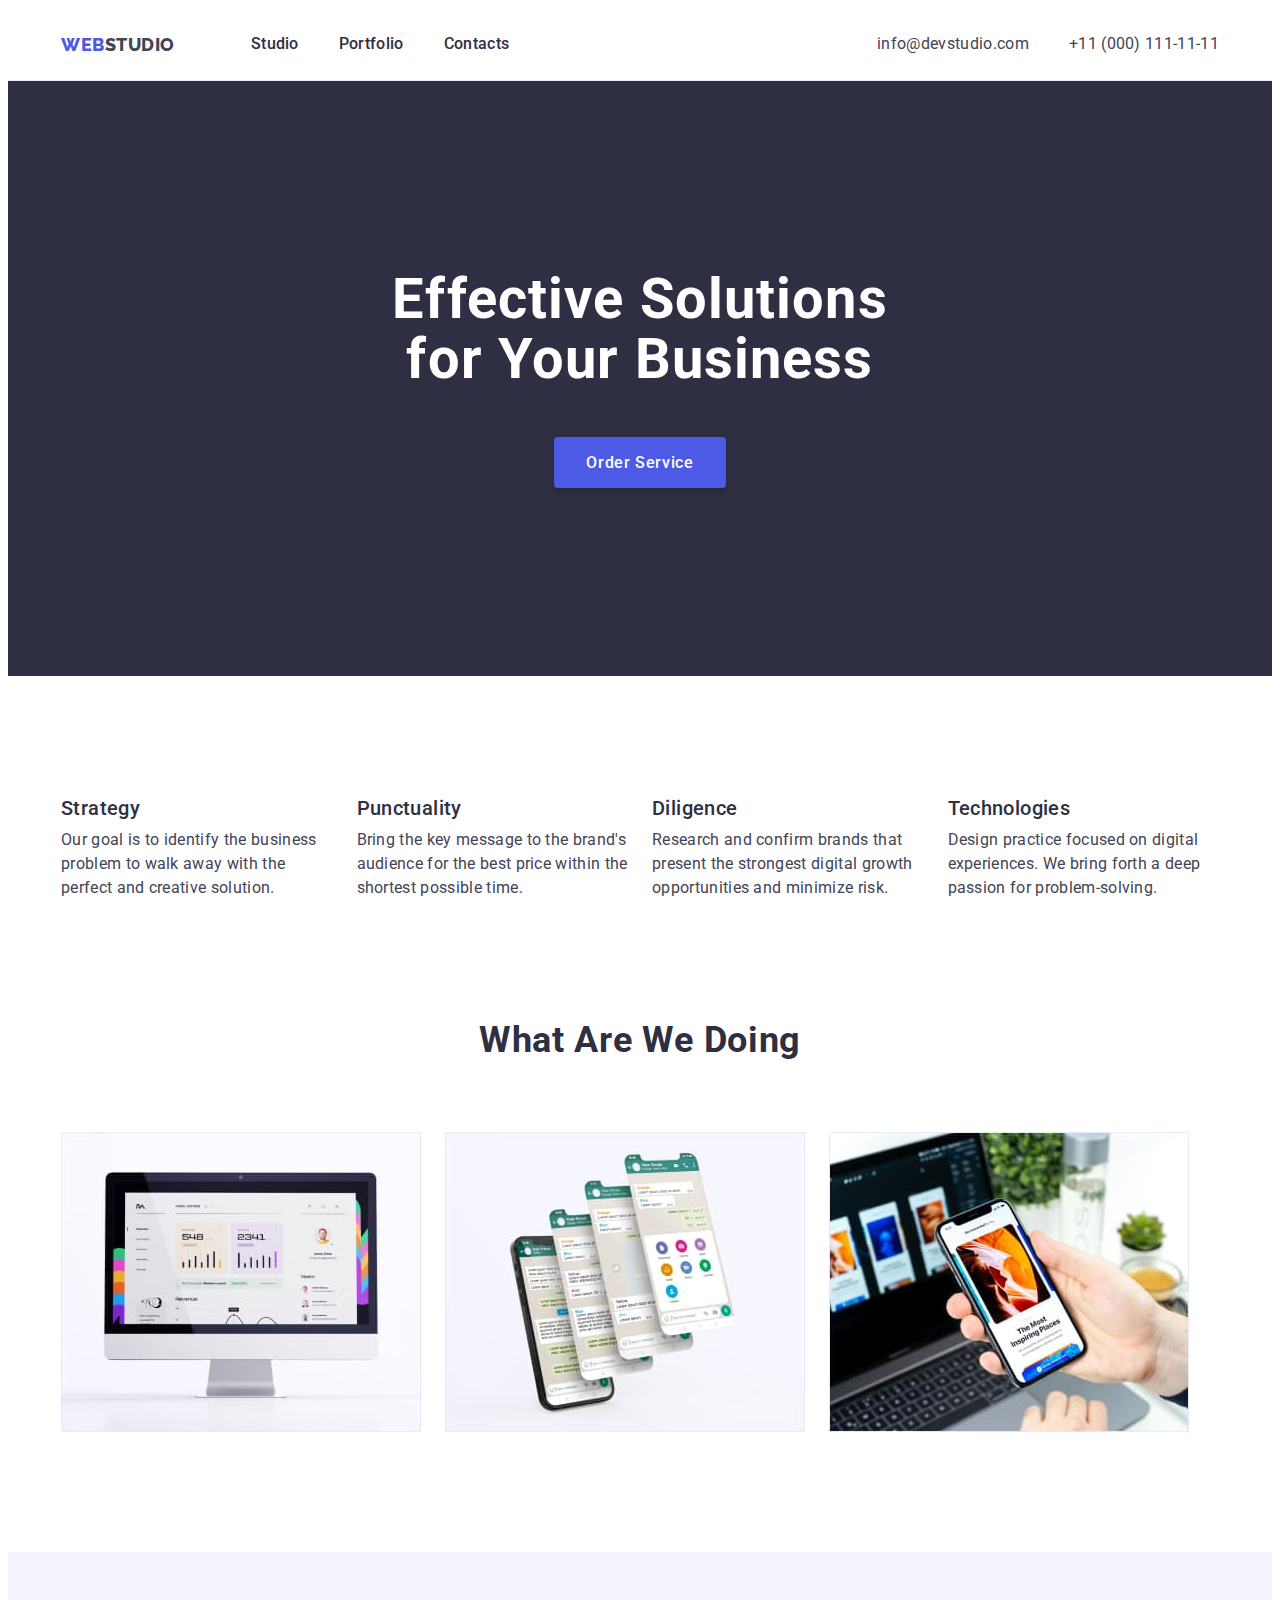
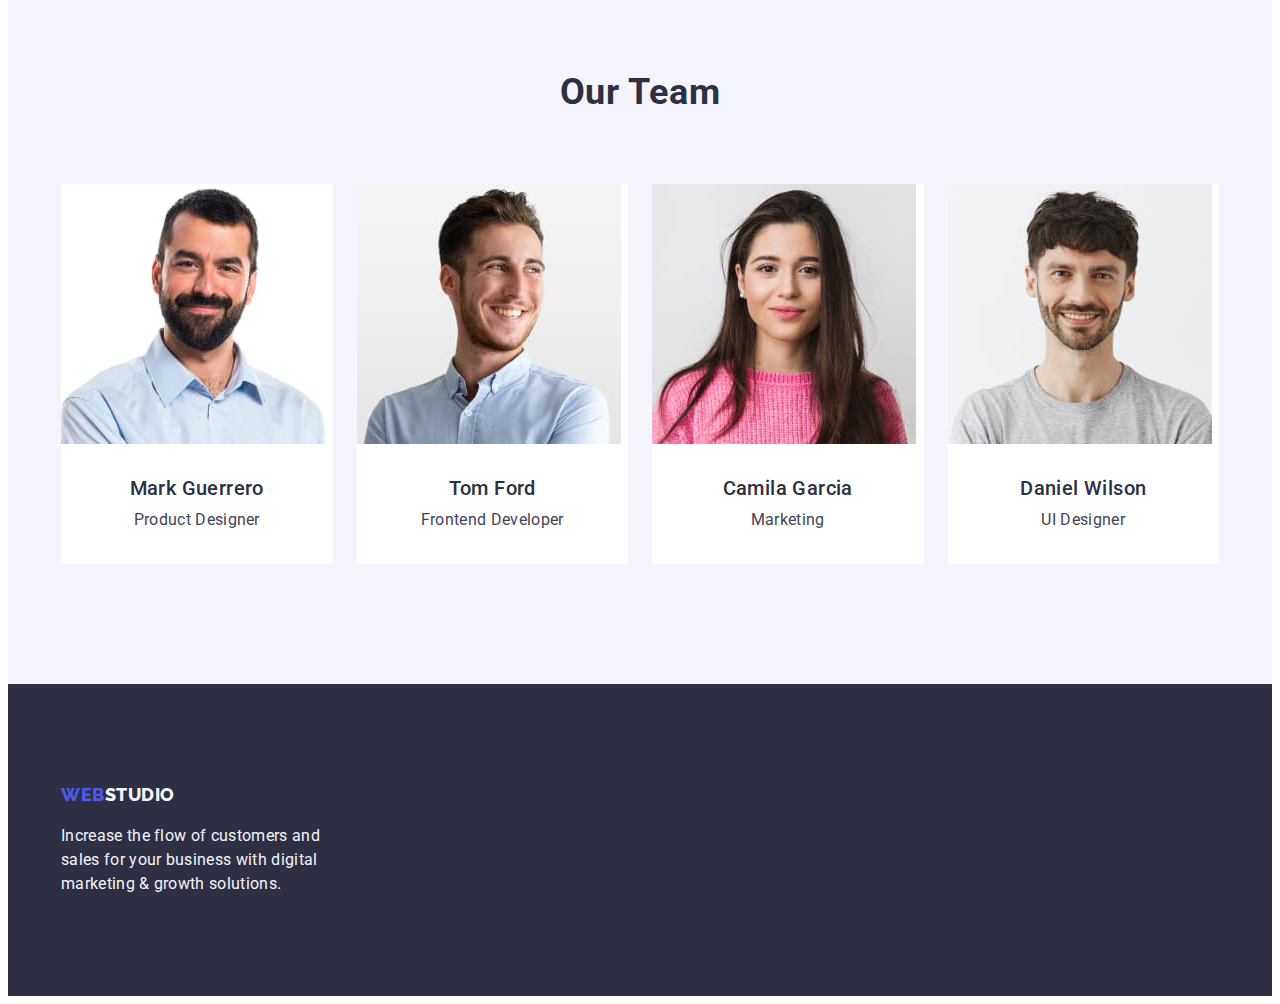
<file: index.html>
<!DOCTYPE html>
<html lang="en">
  <head>
    <meta charset="UTF-8" />
    <meta name="viewport" content="width=device-width, initial-scale=1.0" />
    <title>Web Studio</title>
    <link
      rel="stylesheet"
      href="https://cdnjs.cloudflare.com/ajax/libs/modern-normalize/2.0.0/modern-normalize.min.css"
      integrity="sha512-4xo8blKMVCiXpTaLzQSLSw3KFOVPWhm/TRtuPVc4WG6kUgjH6J03IBuG7JZPkcWMxJ5huwaBpOpnwYElP/m6wg=="
      crossorigin="anonymous"
      referrerpolicy="no-referrer"
    />
    <link
      href="https://fonts.googleapis.com/css2?family=Raleway:wght@800&family=Roboto:wght@400;500;700;900&display=swap"
      rel="stylesheet"
    />
    <link rel="stylesheet" href="./css/styles.css" />
  </head>
  <body>
    <!-- #region Header -->
    <header id="home" class="header">
      <div class="container">
        <nav class="nav">
          <a class="logo-link" href="./index.html">
            <span class="logo-link-accent">Web</span>studio
          </a>

          <ul class="nav-list">
            <li class="nav-item">
              <a class="nav-link" href="./index.html">Studio</a>
            </li>
            <li class="nav-item">
              <a class="nav-link" href="./portfolio.html">Portfolio</a>
            </li>
            <li class="nav-item">
              <a class="nav-link" href="#">Contacts</a>
            </li>
          </ul>
        </nav>

        <address class="address">
          <ul class="address-list">
            <li class="address-item">
              <a class="address-link" href="mailto:info@devstudio.com">
                info@devstudio.com
              </a>
            </li>

            <li class="address-item">
              <a class="address-link" href="tel:110001111111">
                +11 (000) 111-11-11
              </a>
            </li>
          </ul>
        </address>
      </div>
    </header>
    <!-- #endregion -->

    <main>
      <!-- #region Hero -->
      <section class="hero-section">
        <h1 class="hero-title">Effective Solutions for Your Business</h1>

        <button type="button" class="hero-button">Order Service</button>
      </section>
      <!-- #endregion -->

      <!-- #region Advantages -->
      <section class="advantages-section section">
        <h2 class="visually-hidden">Advantages</h2>

        <div class="container">
          <ul class="advantages-list">
            <li class="advantages-item">
              <h3 class="advantages-title">Strategy</h3>
              <p>
                Our goal is to identify the business problem to walk away with
                the perfect and creative solution.
              </p>
            </li>

            <li class="advantages-item">
              <h3 class="advantages-title">Punctuality</h3>
              <p>
                Bring the key message to the brand's audience for the best price
                within the shortest possible time.
              </p>
            </li>

            <li class="advantages-item">
              <h3 class="advantages-title">Diligence</h3>
              <p>
                Research and confirm brands that present the strongest digital
                growth opportunities and minimize risk.
              </p>
            </li>

            <li class="advantages-item">
              <h3 class="advantages-title">Technologies</h3>
              <p>
                Design practice focused on digital experiences. We bring forth a
                deep passion for problem-solving.
              </p>
            </li>
          </ul>
        </div>
      </section>
      <!-- #endregion -->

      <!-- #region Portfolio -->
      <section class="studio-portfolio-section">
        <div class="container">
          <h2 class="portfolio-heading">What are we doing</h2>

          <ul class="studio-portfolio-list">
            <li class="studio-portfolio-item">
              <img
                src="./images/portfolio/img-1.jpg"
                alt="Advantages"
                width="360"
                height="300"
              />
            </li>

            <li class="studio-portfolio-item">
              <img
                src="./images/portfolio/img-2.jpg"
                alt="Advantages"
                width="360"
                height="300"
              />
            </li>

            <li class="studio-portfolio-item">
              <img
                src="./images/portfolio/img-3.jpg"
                alt="Advantages"
                width="360"
                height="300"
              />
            </li>
          </ul>
        </div>
      </section>
      <!-- #endregion -->

      <!-- #region Team -->
      <section class="team-section section">
        <div class="container">
          <h2 class="team-heading">Our Team</h2>
          <ul class="team-list">
            <li class="team-item">
              <img
                src="./images/team/img-1.jpg"
                alt="Mark Guerrero"
                width="264"
                height="260"
              />

              <div class="team-member-details">
                <h3 class="team-member-name">Mark Guerrero</h3>
                <p class="team-member-info">Product Designer</p>
              </div>
            </li>

            <li class="team-item">
              <img
                src="./images/team/img-2.jpg"
                alt="Tom Ford"
                width="264"
                height="260"
              />

              <div class="team-member-details">
                <h3 class="team-member-name">Tom Ford</h3>
                <p class="team-member-info">Frontend Developer</p>
              </div>
            </li>

            <li class="team-item">
              <img
                src="./images/team/img-3.jpg"
                alt="Camila Garcia"
                width="264"
                height="260"
              />

              <div class="team-member-details">
                <h3 class="team-member-name">Camila Garcia</h3>
                <p class="team-member-info">Marketing</p>
              </div>
            </li>

            <li class="team-item">
              <img
                src="./images/team/img-4.jpg"
                alt="Daniel Wilson"
                width="264"
                height="260"
              />
              <div class="team-member-details">
                <h3 class="team-member-name">Daniel Wilson</h3>
                <p class="team-member-info">UI Designer</p>
              </div>
            </li>
          </ul>
        </div>
      </section>

      <!-- #endregion -->
    </main>

    <!-- #region Footer-->
    <footer class="footer">
      <div class="container">
        <a class="logo-link" href="./index.html">
          <span class="logo-link-accent">Web</span>studio
        </a>

        <p class="footer-text">
          Increase the flow of customers and sales for your business with
          digital marketing & growth solutions.
        </p>
      </div>
    </footer>
    <!-- #endregion -->
  </body>
</html>
</file>
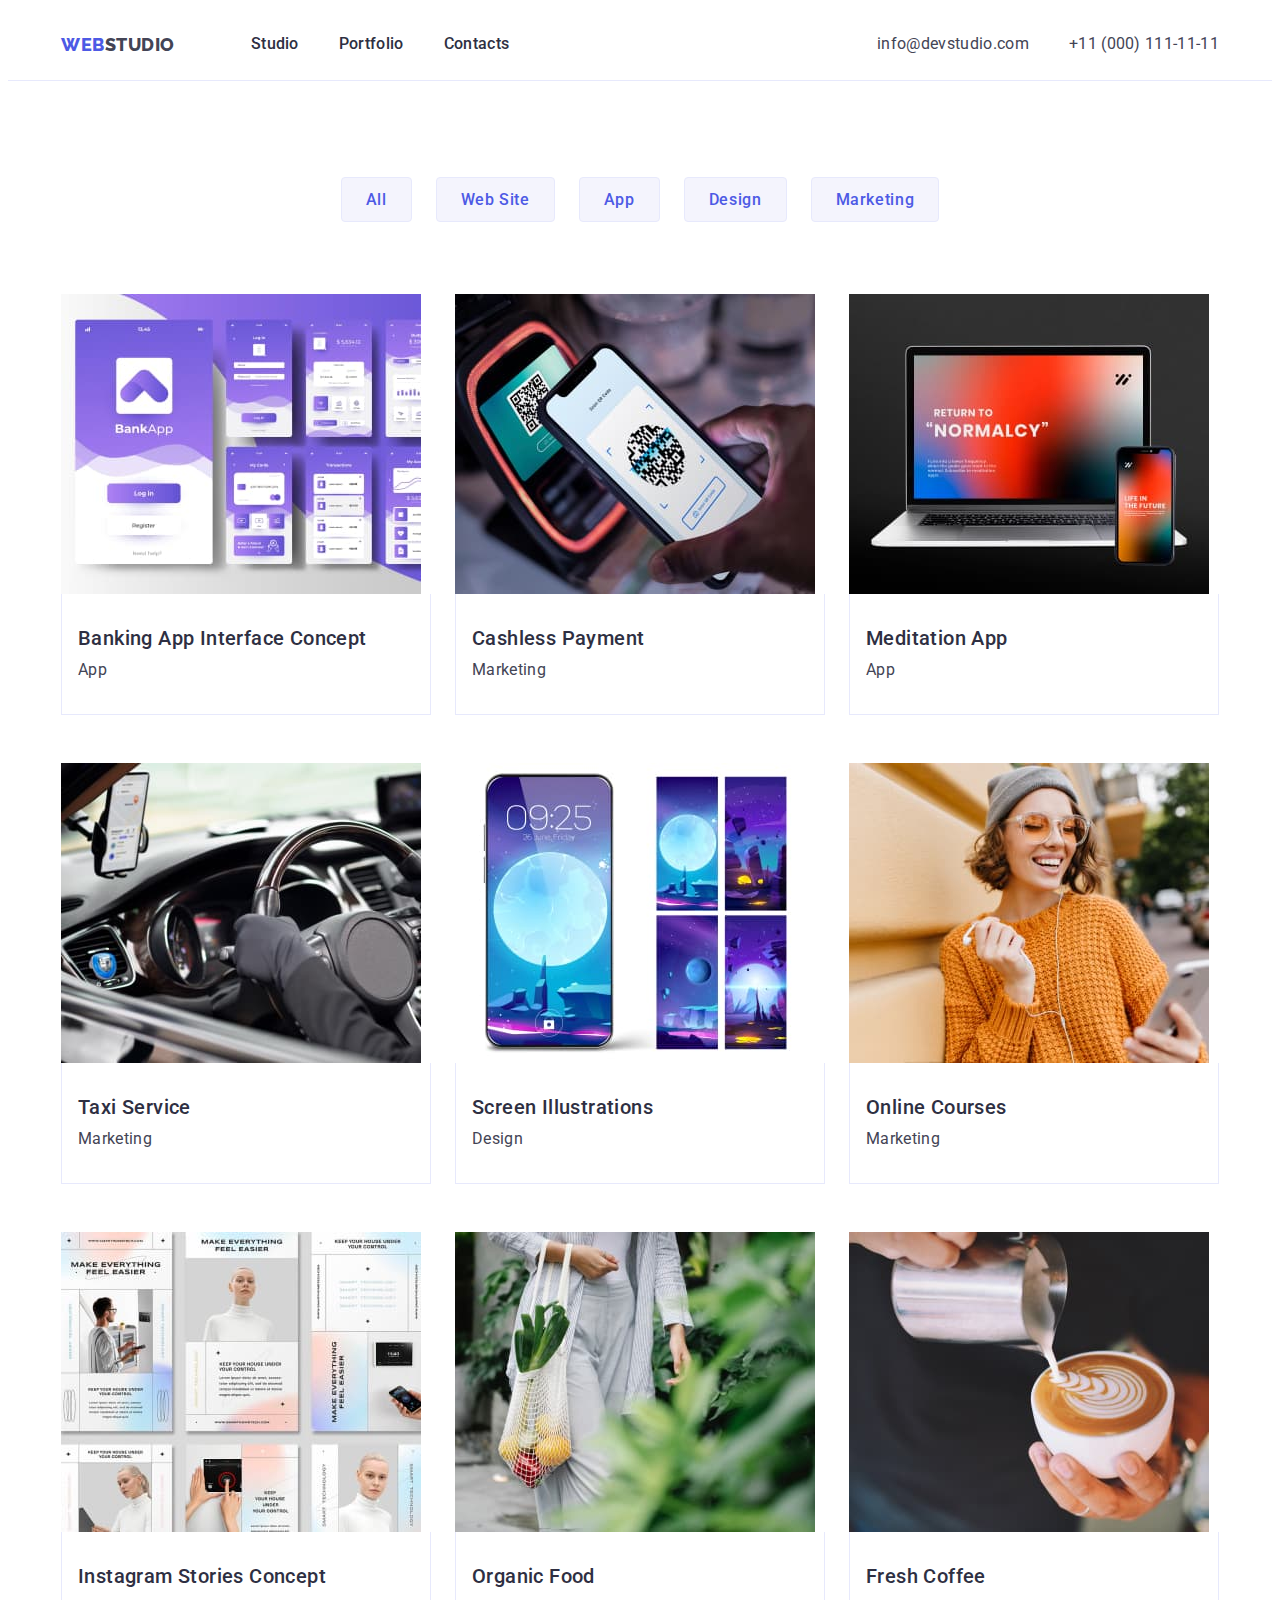
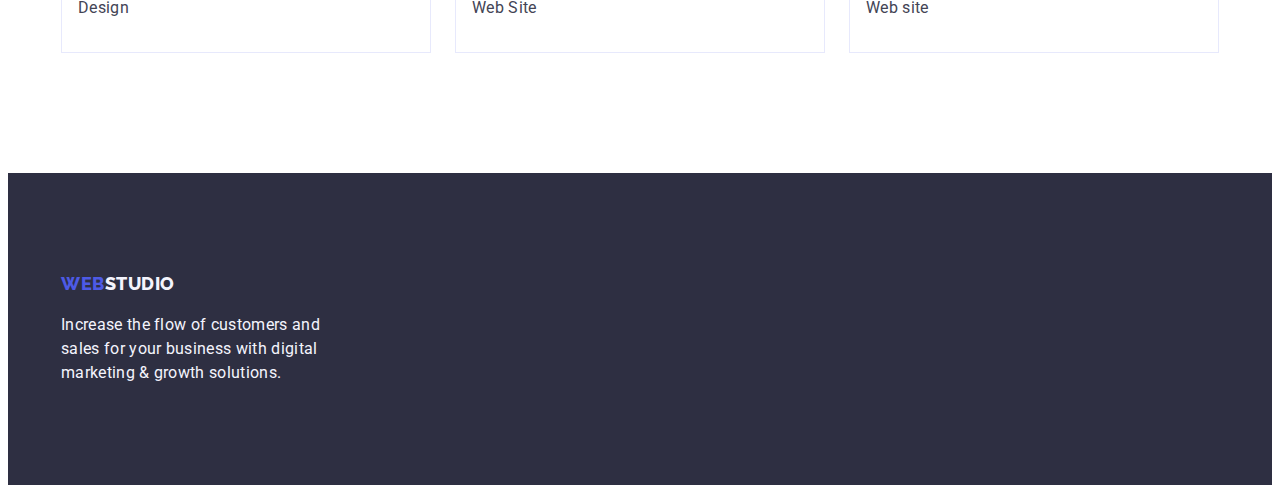
<file: portfolio.html>
<!DOCTYPE html>
<html lang="en">
  <head>
    <meta charset="UTF-8" />
    <meta name="viewport" content="width=device-width, initial-scale=1.0" />
    <title>Portfolio</title>
    <link
      rel="stylesheet"
      href="https://cdnjs.cloudflare.com/ajax/libs/modern-normalize/2.0.0/modern-normalize.min.css"
      integrity="sha512-4xo8blKMVCiXpTaLzQSLSw3KFOVPWhm/TRtuPVc4WG6kUgjH6J03IBuG7JZPkcWMxJ5huwaBpOpnwYElP/m6wg=="
      crossorigin="anonymous"
      referrerpolicy="no-referrer"
    />
    <link
      href="https://fonts.googleapis.com/css2?family=Raleway:wght@800&family=Roboto:wght@400;500;700;900&display=swap"
      rel="stylesheet"
    />
    <link rel="stylesheet" href="./css/styles.css" />
  </head>

  <body>
    <!-- #region Header -->
    <header id="home" class="header">
      <div class="container">
        <nav class="nav">
          <a class="logo-link" href="./index.html">
            <span class="logo-link-accent">Web</span>studio
          </a>

          <ul class="nav-list">
            <li class="nav-item">
              <a class="nav-link" href="./index.html">Studio</a>
            </li>
            <li class="nav-item">
              <a class="nav-link" href="./portfolio.html">Portfolio</a>
            </li>
            <li class="nav-item">
              <a class="nav-link" href="#">Contacts</a>
            </li>
          </ul>
        </nav>

        <address class="address">
          <ul class="address-list">
            <li class="address-item">
              <a class="address-link" href="mailto:info@devstudio.com">
                info@devstudio.com
              </a>
            </li>

            <li class="address-item">
              <a class="address-link" href="tel:110001111111">
                +11 (000) 111-11-11
              </a>
            </li>
          </ul>
        </address>
      </div>
    </header>
    <!-- #endregion -->

    <main>
      <!-- #region Portfolio -->
      <section class="portfolio-section">
        <div class="container">
          <h1 class="visually-hidden">Portfolio</h1>

          <ul class="filters-list">
            <li class="filter-item">
              <button type="button" class="filter-button">All</button>
            </li>

            <li class="filter-item">
              <button type="button" class="filter-button">Web Site</button>
            </li>

            <li class="filter-item">
              <button type="button" class="filter-button">App</button>
            </li>

            <li class="filter-item">
              <button type="button" class="filter-button">Design</button>
            </li>

            <li class="filter-item">
              <button type="button" class="filter-button">Marketing</button>
            </li>
          </ul>

          <ul class="portfolio-list">
            <li class="portfolio-list-item">
              <a href="#">
                <img
                  src="./images/portfolio/app-1.jpg"
                  alt="Banking App Interface Concept"
                  width="360"
                  height="300"
                />

                <div class="portfolio-details">
                  <h2 class="portfolio-title">Banking App Interface Concept</h2>
                  <p class="portfolio-type">App</p>
                </div>
              </a>
            </li>

            <li class="portfolio-list-item">
              <a href="#">
                <img
                  src="./images/portfolio/marketing-1.jpg"
                  alt="Cashless Payment"
                  width="360"
                  height="300"
                />

                <div class="portfolio-details">
                  <h2 class="portfolio-title">Cashless Payment</h2>
                  <p class="portfolio-type">Marketing</p>
                </div>
              </a>
            </li>

            <li class="portfolio-list-item">
              <a href="#">
                <img
                  src="./images/portfolio/app-2.jpg"
                  alt="Meditation App"
                  width="360"
                  height="300"
                />

                <div class="portfolio-details">
                  <h2 class="portfolio-title">Meditation App</h2>
                  <p class="portfolio-type">App</p>
                </div>
              </a>
            </li>

            <li class="portfolio-list-item">
              <a href="#">
                <img
                  src="./images/portfolio/marketing-2.jpg"
                  alt="Taxi Service"
                  width="360"
                  height="300"
                />

                <div class="portfolio-details">
                  <h2 class="portfolio-title">Taxi Service</h2>
                  <p class="portfolio-type">Marketing</p>
                </div>
              </a>
            </li>

            <li class="portfolio-list-item">
              <a href="#">
                <img
                  src="./images/portfolio/design-1.jpg"
                  alt="Screen Illustrations"
                  width="360"
                  height="300"
                />

                <div class="portfolio-details">
                  <h2 class="portfolio-title">Screen Illustrations</h2>
                  <p class="portfolio-type">Design</p>
                </div>
              </a>
            </li>

            <li class="portfolio-list-item">
              <a href="#">
                <img
                  src="./images/portfolio/marketing-3.jpg"
                  alt="Online Courses"
                  width="360"
                  height="300"
                />

                <div class="portfolio-details">
                  <h2 class="portfolio-title">Online Courses</h2>
                  <p class="portfolio-type">Marketing</p>
                </div>
              </a>
            </li>

            <li class="portfolio-list-item">
              <a href="#">
                <img
                  src="./images/portfolio/design-2.jpg"
                  alt="Instagram Stories Concept"
                  width="360"
                  height="300"
                />

                <div class="portfolio-details">
                  <h2 class="portfolio-title">Instagram Stories Concept</h2>
                  <p class="portfolio-type">Design</p>
                </div>
              </a>
            </li>

            <li class="portfolio-list-item">
              <a href="#">
                <img
                  src="./images/portfolio/website-1.jpg"
                  alt="Organic Food"
                  width="360"
                  height="300"
                />

                <div class="portfolio-details">
                  <h2 class="portfolio-title">Organic Food</h2>
                  <p class="portfolio-type">Web Site</p>
                </div>
              </a>
            </li>

            <li class="portfolio-list-item">
              <a href="#">
                <img
                  src="./images/portfolio/website-2.jpg"
                  alt="Fresh Coffee"
                  width="360"
                  height="300"
                />

                <div class="portfolio-details">
                  <h2 class="portfolio-title">Fresh Coffee</h2>
                  <p class="portfoli-type">Web site</p>
                </div>
              </a>
            </li>
          </ul>
        </div>
      </section>
      <!-- #endregion Portfolio-->
    </main>

    <!-- #region Footer-->
    <footer class="footer">
      <div class="container">
        <a class="logo-link" href="./index.html">
          <span class="logo-link-accent">Web</span>studio
        </a>

        <p class="footer-text">
          Increase the flow of customers and sales for your business with
          digital marketing & growth solutions.
        </p>
      </div>
    </footer>
    <!-- #endregion -->
  </body>
</html>
</file>
<file: css/styles.css>
/* #region Base */
:root {
  --font-family-primary: 'Roboto', sans-serif;
  --font-family-secondary: 'Raleway', sans-serif;
  --color-text: #434455;
  --color-subtle-text: #8e8f99;
  --background-color: #ffffff;
  --color-primary: #4d5ae5;
  --color-accent: #e7e9fc;
  --color-light: #f4f4fd; /* cloud */
  --color-active: #404bbf;
  --color-dark: #2e2f42; /* navy-blue */
  --color-success: #31d0aa;
  --color-white: #ffffff;
}

body {
  font-family: var(--font-family-primary);
  color: var(--color-text);
  background-color: var(--background-color);
  font-size: 16px;
  line-height: 1.5;
  letter-spacing: 0.02em;
}

h1,
h2,
h3,
h4,
h5,
h6,
p {
  margin: 0;
}

a {
  color: currentColor;
  text-decoration: none;
}

ul {
  list-style: none;
  margin: 0;
  padding: 0;
}

img {
  display: block;
  max-width: 100%;
}

.container {
  max-width: 1158px;
  padding-left: 15px;
  padding-right: 15px;
  margin-left: auto;
  margin-right: auto;
}

.visually-hidden {
  position: absolute;
  width: 1px;
  height: 1px;
  margin: -1px;
  border: 0;
  padding: 0;
  white-space: nowrap;
  clip-path: inset(100%);
  clip: rect(0 0 0 0);
  overflow: hidden;
}

.section {
  padding-top: 120px;
  padding-bottom: 120px;
}
/* #endregion Base */

/* #region Header */
.header {
  border-bottom: 1px solid var(--color-accent);
}

.header .container {
  display: flex;
  align-items: center;
}

.nav {
  display: flex;
  align-items: center;
  flex-grow: 1;
  padding-top: 24px;
  padding-bottom: 24px;
}

.logo-link {
  font-family: var(--font-family-secondary);
  font-weight: 800;
  font-size: 18px;
  line-height: 1.167;
  letter-spacing: 0.03em;
  text-transform: uppercase;
  margin-right: 76px;
}

.logo-link-accent {
  color: var(--color-primary);
}

.nav-list {
  display: flex;
  gap: 40px;
}

.nav-link {
  font-weight: 500;
  color: var(--color-dark);
}

.nav-link:hover,
.nav-link:focus,
.nav-link:active {
  color: var(--color-active);
}

.address-list {
  display: flex;
  margin-left: auto;
  gap: 40px;
}

.address-link {
  font-style: normal;
}

.address-link:hover,
.address-link:focus,
.address-link:active {
  color: var(--color-active);
}

/* #endregion Header */

/* #region Footer */
.footer {
  color: var(--color-light);
  background-color: var(--color-dark);
}

.footer .container {
  padding: 100px 0;
}

.footer-text {
  margin-top: 16px;
  max-width: 264px;
}

/* #endregion Footer */

/* #region Studio Page */
.hero-section {
  background-color: var(--color-dark);
  padding: 188px 0;
  text-align: center;
}

.hero-title {
  color: var(--color-white);
  font-size: 56px;
  line-height: 1.07143;
  letter-spacing: 0.02em;
  text-align: center;
  max-width: 496px;
  margin: 0 auto 48px;
}

.hero-button {
  font-family: var(--font-family-primary);
  color: currentColor;
  cursor: pointer;
  font-weight: 500;
  letter-spacing: 0.04em;
  text-align: center;
  background-color: var(--color-primary);
  color: var(--color-white);
  border: none;
  border-radius: 4px;
  box-shadow: 0px 4px 4px 0px #00000026;
  font-size: 16px;
  padding: 16px 32px;
}

.hero-button:focus,
.hero-button:active,
.hero-button:hover {
  background-color: var(--color-active);
}

.advantages-title {
  font-weight: 500;
  font-size: 20px;
  line-height: 1.2;
  letter-spacing: 0.02em;
  color: var(--color-dark);
  margin-bottom: 8px;
}

.advantages-list {
  display: flex;
  gap: 24px;
}

.advantages-item {
  flex-basis: calc((100% - 24px * 3) / 4);
}

.portfolio-heading,
.team-heading {
  font-weight: 700;
  font-size: 36px;
  line-height: 1.11111;
  letter-spacing: 0.02em;
  text-transform: capitalize;
  text-align: center;
  color: var(--color-dark);
}

.studio-portfolio-section {
  padding-bottom: 120px;
}

.portfolio-heading {
  margin-bottom: 72px;
}

.studio-portfolio-list {
  display: flex;
  gap: 24px;
}

.team-section {
  background-color: var(--color-light);
}

.team-heading {
  margin-bottom: 72px;
}

.team-list {
  display: flex;
  gap: 24px;
}

.team-item {
  text-align: center;
  background-color: var(--color-white);
  flex-basis: calc((100% - 24px * 3) / 4);
}

.team-member-details {
  padding-top: 32px;
  padding-bottom: 32px;
}

.team-member-name {
  font-weight: 500;
  font-size: 20px;
  line-height: 1.2;
  letter-spacing: 0.02em;
  color: var(--color-dark);
  margin-bottom: 8px;
}
/* #endregion Studio Page */

/* #region Portfolio Page */
.portfolio-section {
  padding-top: 96px;
  padding-bottom: 120px;
}

.filters-list {
  display: flex;
  gap: 24px;
  margin-bottom: 72px;
  justify-content: center;
}

.filter-button {
  background-color: var(--color-light);
  color: var(--color-primary);
  border: 1px solid var(--color-accent);
  padding: 12px 24px;
  font-family: var(--font-family-primary);
  cursor: pointer;
  font-weight: 500;
  letter-spacing: 0.04em;
  text-align: center;
  border-radius: 4px;
  font-size: 16px;
}

.filter-button:active,
.filter-button:focus,
.filter-button:hover {
  background: var(--color-active);
  border-color: var(--color-active);
  color: var(--color-white);
  box-shadow: 0 2px 2px 0 #0000001f, 0 2px 1px 0 #00000014,
    0 3px 1px 0 #0000001a;
}

.portfolio-list {
  display: flex;
  flex-wrap: wrap;
  row-gap: 48px;
  column-gap: 24px;
}

.portfolio-list-item {
  flex-basis: calc((100% - 24px * 2) / 3);
}

.portfolio-details {
  padding-top: 32px;
  padding-left: 16px;
  padding-bottom: 32px;
  border: 1px solid var(--color-accent);
  border-top: none;
}

.portfolio-title {
  font-weight: 500;
  font-size: 20px;
  line-height: 1.2;
  letter-spacing: 0.02em;
  color: var(--color-dark);
  margin-bottom: 8px;
}
/* #endregion Portfolio Page */
</file>
